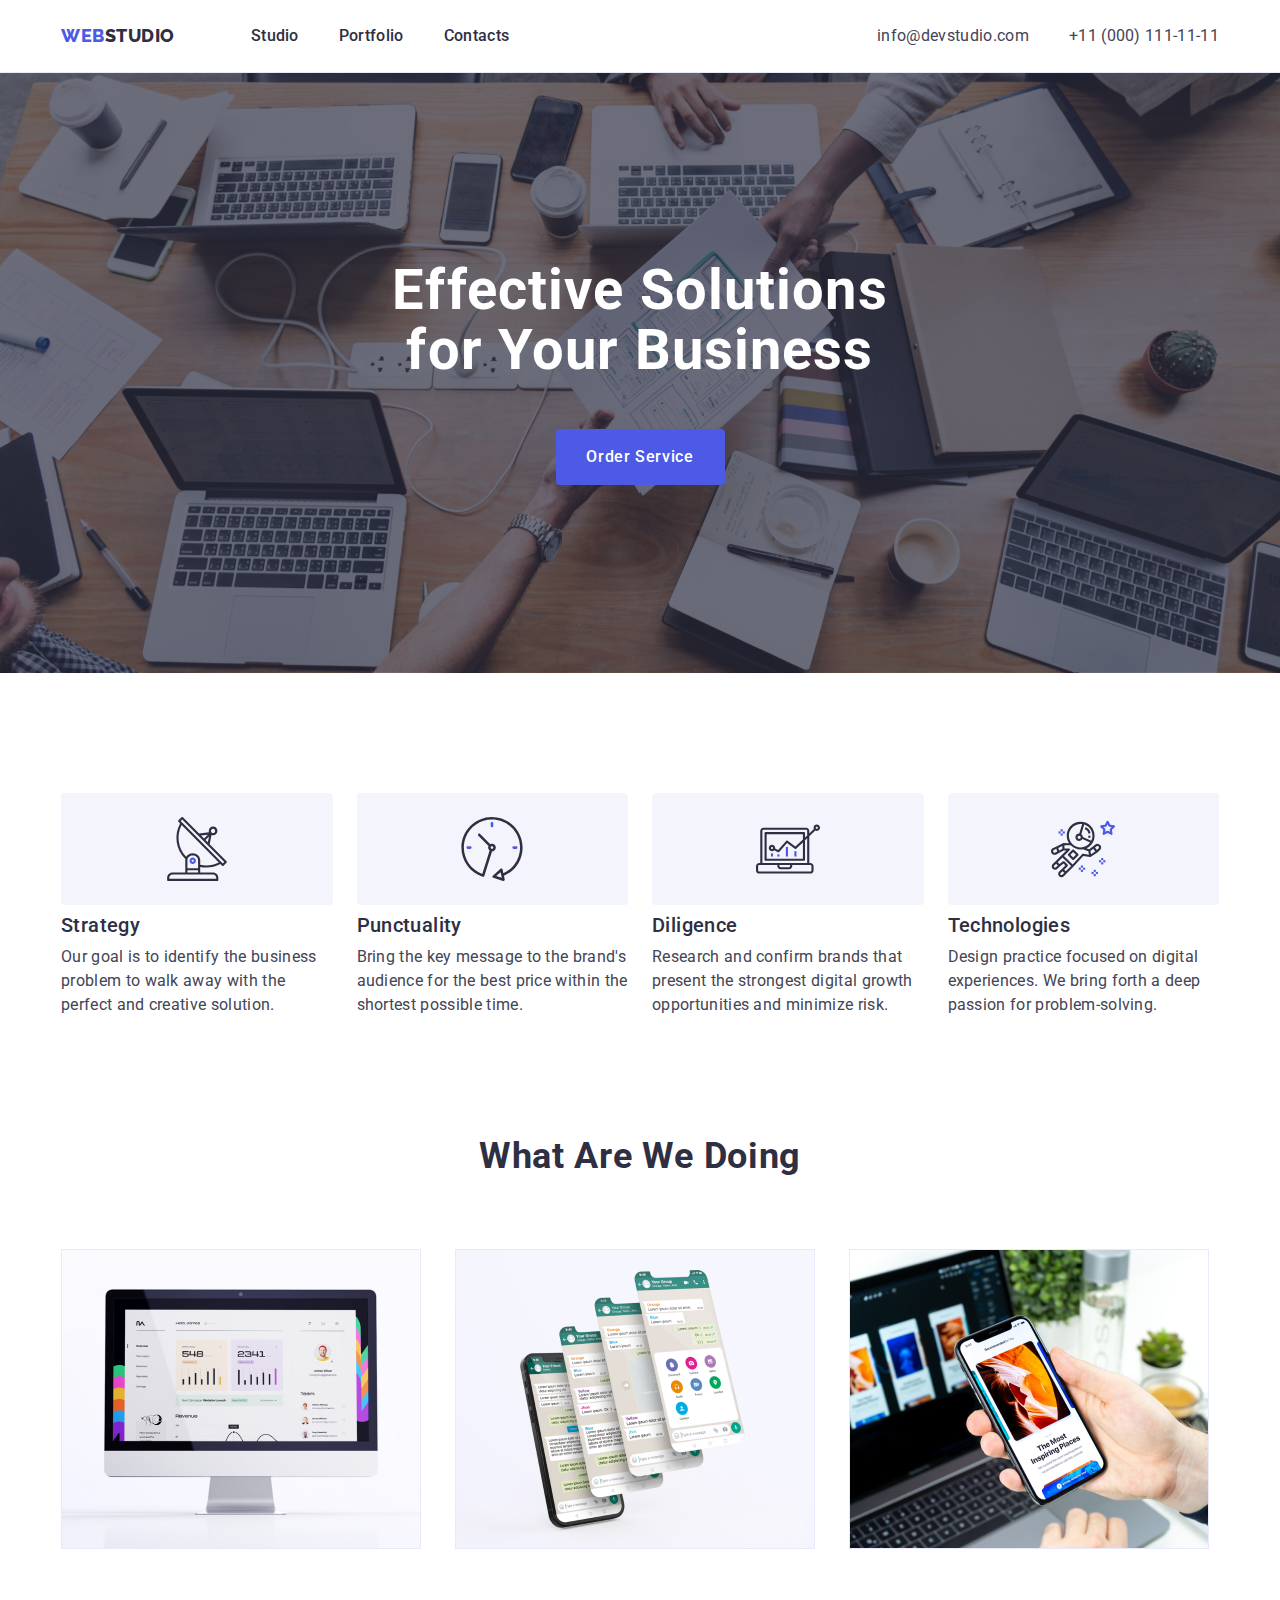
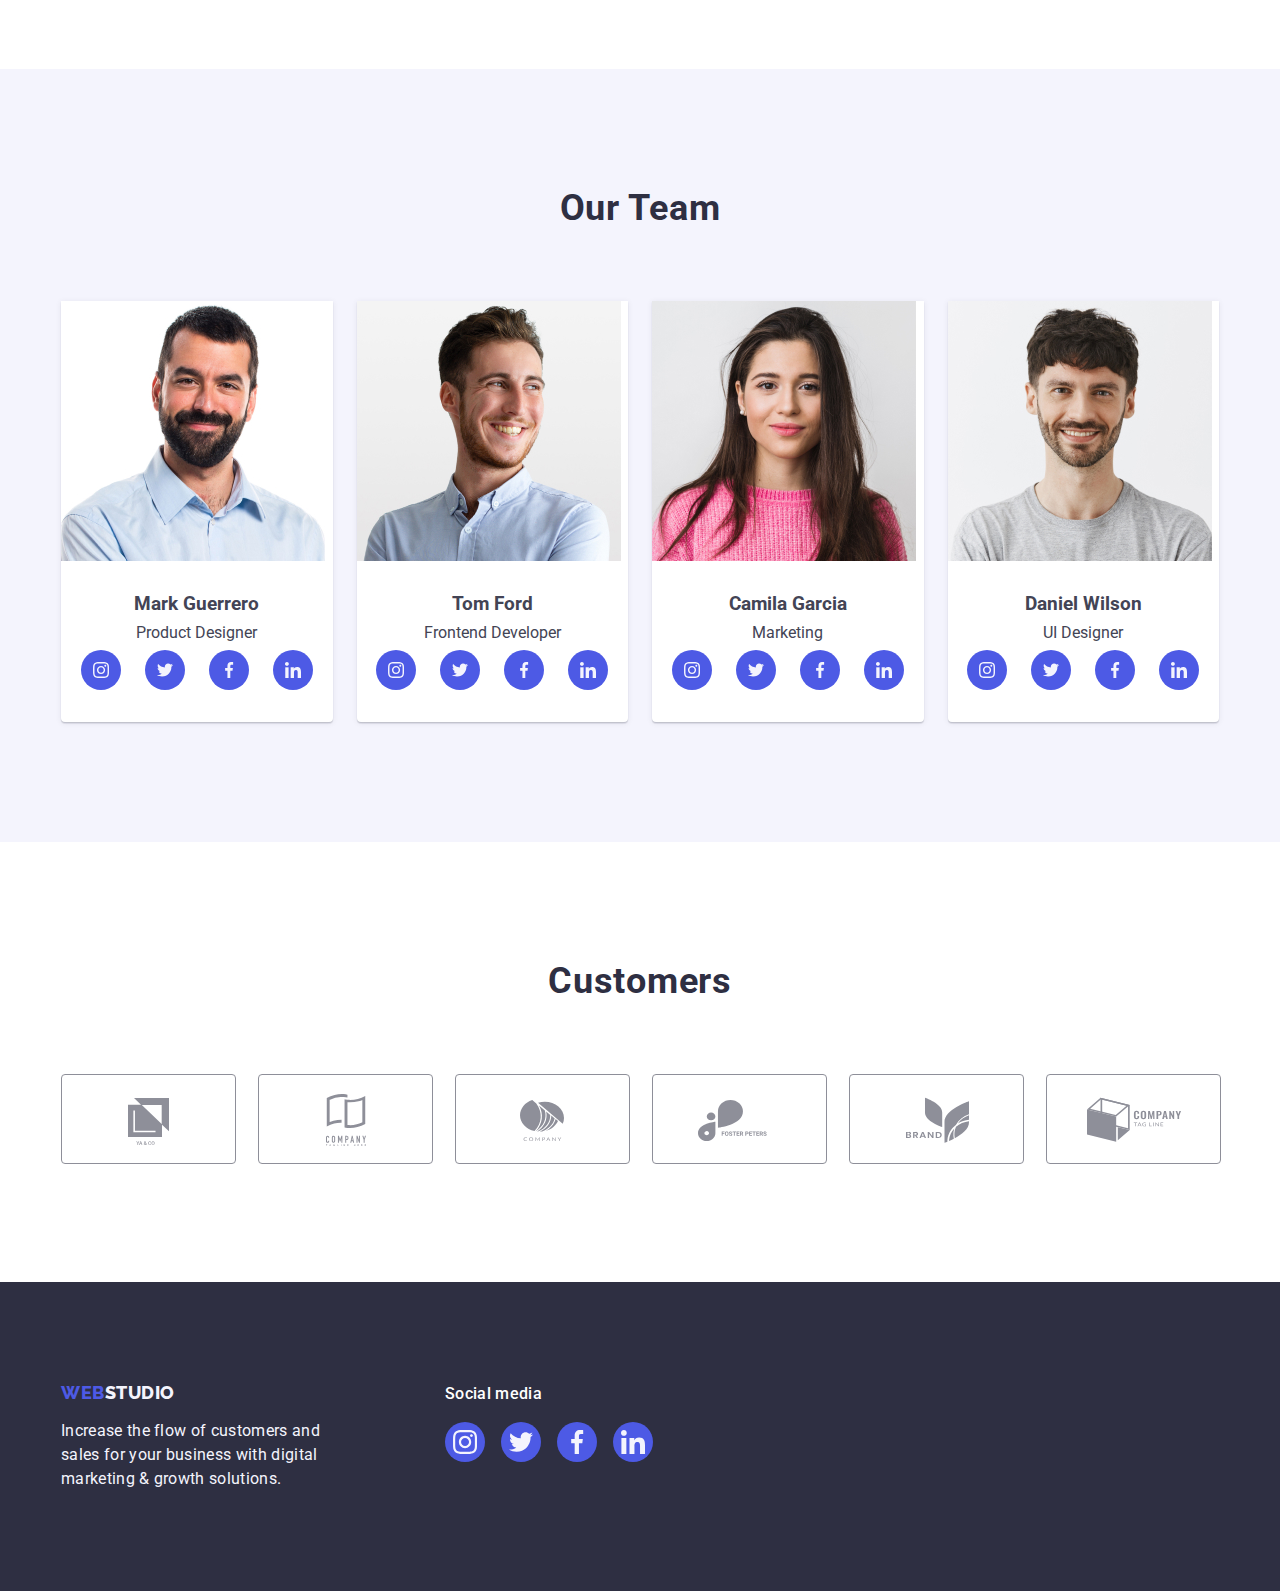
<file: index.html>
<!DOCTYPE html>
<html lang="en">
  <head>
    <meta charset="UTF-8" />
    <meta name="viewport" content="width=device-width, initial-scale=1.0" />
    <title>Index</title>

    <!-- Style Normalization -->
    <link
      rel="stylesheet"
      href="https://cdnjs.cloudflare.com/ajax/libs/modern-normalize/2.0.0/modern-normalize.css"
      integrity="sha512-gA2Bvu0/hw4oj0Lp8ZHjK+o3S4BE5m8d/wNVy6ktKLhHKPpWLQwv9ixzuWirWOakoJqlBdePq2NhoCaUOQ5npQ=="
      crossorigin="anonymous"
      referrerpolicy="no-referrer"
    />

    <!-- <link
      rel="stylesheet"
      href="https://cdnjs.cloudflare.com/ajax/libs/modern-normalize/1.0.0/modern-normalize.min.css"
    /> -->

    <!-- Google Fonts -->
    <link rel="preconnect" href="https://fonts.googleapis.com" />
    <link rel="preconnect" href="https://fonts.gstatic.com" crossorigin />
    <link
      href="https://fonts.googleapis.com/css2?family=Raleway:wght@100;200;300;400;500;600;700;800;900&family=Roboto:wght@100;300;400;500;700;800;900&display=swap"
      rel="stylesheet"
    />

    <!-- Local CSS -->
    <link rel="stylesheet" href="./css/styles.css" />
  </head>
  <body>
    <!-- Header -->
    <header class="header">
      <div class="top-header container">
        <nav class="nav">
          <a class="logo link" href="./index.html"
            >Web<span class="header-logo">Studio</span></a
          >
          <ul class="list menu">
            <li class="list-item">
              <a class="item link" href="./index.html">Studio</a>
            </li>
            <li class="list-item">
              <a class="item link" href="./portfolio.html">Portfolio</a>
            </li>
            <li class="list-item"><a class="item link" href="">Contacts</a></li>
          </ul>
        </nav>
        <address class="contacts">
          <ul class="list address">
            <li class="contact-item">
              <a class="contact link" href="mailto:info@devstudio.com"
                >info@devstudio.com</a
              >
            </li>
            <li class="contact-item">
              <a class="contact link" href="tel:+110001111111"
                >+11 (000) 111-11-11</a
              >
            </li>
          </ul>
        </address>
      </div>
    </header>

    <!-- Main -->
    <main>
      <!-- Hero Section -->
      <section class="hero-section">
        <div class="container hero-container">
          <h1 class="main-header">Effective Solutions for Your Business</h1>
          <button class="button" type="button">Order Service</button>
        </div>
      </section>

      <!-- Second Section -->
      <section class="second-section">
        <div class="container">
          <h2 class="visually-hidden">Info</h2>
          <ul class="list info">
            <li class="info-card">
              <div class="icon-container">
                <svg xmlns="http://www.w3.org/2000/svg" width="64" height="64">
                  <use href="./images/icons.svg#antenna"></use>
                </svg>
              </div>
              <h3 class="list-header">Strategy</h3>
              <p class="list-text">
                Our goal is to identify the business problem to walk away with
                the perfect and creative solution.
              </p>
            </li>

            <li class="info-card">
              <div class="icon-container">
                <svg xmlns="http://www.w3.org/2000/svg" width="64" height="64">
                  <use href="./images/icons.svg#clock"></use>
                </svg>
              </div>
              <h3 class="list-header">Punctuality</h3>
              <p class="list-text">
                Bring the key message to the brand's audience for the best price
                within the shortest possible time.
              </p>
            </li>

            <li class="info-card">
              <div class="icon-container">
                <svg xmlns="http://www.w3.org/2000/svg" width="64" height="64">
                  <use href="./images/icons.svg#diagram"></use>
                </svg>
              </div>
              <h3 class="list-header">Diligence</h3>
              <p class="list-text">
                Research and confirm brands that present the strongest digital
                growth opportunities and minimize risk.
              </p>
            </li>

            <li class="info-card">
              <div class="icon-container">
                <svg xmlns="http://www.w3.org/2000/svg" width="64" height="64">
                  <use href="./images/icons.svg#astronaut"></use>
                </svg>
              </div>
              <h3 class="list-header">Technologies</h3>
              <p class="list-text">
                Design practice focused on digital experiences. We bring forth a
                deep passion for problem-solving.
              </p>
            </li>
          </ul>
        </div>
      </section>

      <!-- Third Section -->
      <section class="third-section">
        <div class="container">
          <h2 class="header-title">What are we doing</h2>
          <ul class="list service">
            <li class="service-info">
              <img src="./images/img1.jpg" width="360" alt="computer-monitor" />
            </li>
            <li class="service-info">
              <img
                src="./images/img2.jpg"
                width="360"
                alt="phone-applications"
              />
            </li>
            <li class="service-info">
              <img src="./images/img3.jpg" width="360" alt="smartphone" />
            </li>
          </ul>
        </div>
      </section>

      <!-- Fourth Section -->
      <section class="fourth-section">
        <div class="container">
          <h2 class="header-title">Our Team</h2>

          <!-- Team Member 1 -->
          <ul class="list team">
            <li class="team-member">
              <img
                src="./images/man-with-laptop.jpg"
                width="264"
                alt="man-with-laptop"
              />
              <div class="member-info">
                <h3 class="list-header">Mark Guerrero</h3>
                <p class="list-text">Product Designer</p>
                <!-- HW4 Socmed SVG Icons -->
                <ul class="list socmed-info">
                  <!-- Instagram -->
                  <li class="socmed-items">
                    <a href="" class="socmed-link">
                      <svg
                        class="socmed-icon"
                        xmlns="http://www.w3.org/2000/svg"
                        width="16"
                        height="16"
                      >
                        <use href="./images/icons.svg#instagram"></use>
                      </svg>
                    </a>
                  </li>

                  <!-- Twitter -->
                  <li class="socmed-items">
                    <a href="" class="socmed-link">
                      <svg
                        class="socmed-icon"
                        xmlns="http://www.w3.org/2000/svg"
                        width="16"
                        height="16"
                      >
                        <use href="./images/icons.svg#twitter"></use>
                      </svg>
                    </a>
                  </li>

                  <!-- Facebook -->
                  <li class="socmed-items">
                    <a href="" class="socmed-link">
                      <svg
                        class="socmed-icon"
                        xmlns="http://www.w3.org/2000/svg"
                        width="16"
                        height="16"
                      >
                        <use href="./images/icons.svg#facebook"></use>
                      </svg>
                    </a>
                  </li>

                  <!-- LinkedIn -->
                  <li class="socmed-items">
                    <a href="" class="socmed-link">
                      <svg
                        class="socmed-icon"
                        xmlns="http://www.w3.org/2000/svg"
                        width="16"
                        height="16"
                      >
                        <use href="./images/icons.svg#linkedin"></use>
                      </svg>
                    </a>
                  </li>
                </ul>
              </div>
            </li>

            <!-- Team Member 2 -->
            <li class="team-member">
              <img
                src="./images/smiling-man.jpg"
                width="264"
                alt="smiling-man"
              />
              <div class="member-info">
                <h3 class="list-header">Tom Ford</h3>
                <p class="list-text">Frontend Developer</p>
                <!-- HW4 Socmed SVG Icons -->
                <ul class="list socmed-info">
                  <!-- Instagram -->
                  <li class="socmed-items">
                    <a href="" class="socmed-link">
                      <svg
                        class="socmed-icon"
                        xmlns="http://www.w3.org/2000/svg"
                        width="16"
                        height="16"
                      >
                        <use href="./images/icons.svg#instagram"></use>
                      </svg>
                    </a>
                  </li>

                  <!-- Twitter -->
                  <li class="socmed-items">
                    <a href="" class="socmed-link">
                      <svg
                        class="socmed-icon"
                        xmlns="http://www.w3.org/2000/svg"
                        width="16"
                        height="16"
                      >
                        <use href="./images/icons.svg#twitter"></use>
                      </svg>
                    </a>
                  </li>

                  <!-- Facebook -->
                  <li class="socmed-items">
                    <a href="" class="socmed-link">
                      <svg
                        class="socmed-icon"
                        xmlns="http://www.w3.org/2000/svg"
                        width="16"
                        height="16"
                      >
                        <use href="./images/icons.svg#facebook"></use>
                      </svg>
                    </a>
                  </li>

                  <!-- LinkedIn -->
                  <li class="socmed-items">
                    <a href="" class="socmed-link">
                      <svg
                        class="socmed-icon"
                        xmlns="http://www.w3.org/2000/svg"
                        width="16"
                        height="16"
                      >
                        <use href="./images/icons.svg#linkedin"></use>
                      </svg>
                    </a>
                  </li>
                </ul>
              </div>
            </li>

            <!-- Team Member 3 -->
            <li class="team-member">
              <img
                src="./images/girl-pink-shirt.jpg"
                width="264"
                alt="girl-pink-shirt"
              />
              <div class="member-info">
                <h3 class="list-header">Camila Garcia</h3>
                <p class="list-text">Marketing</p>
                <!-- HW4 Socmed SVG Icons -->
                <ul class="list socmed-info">
                  <!-- Instagram -->
                  <li class="socmed-items">
                    <a href="" class="socmed-link">
                      <svg
                        class="socmed-icon"
                        xmlns="http://www.w3.org/2000/svg"
                        width="16"
                        height="16"
                      >
                        <use href="./images/icons.svg#instagram"></use>
                      </svg>
                    </a>
                  </li>

                  <!-- Twitter -->
                  <li class="socmed-items">
                    <a href="" class="socmed-link">
                      <svg
                        class="socmed-icon"
                        xmlns="http://www.w3.org/2000/svg"
                        width="16"
                        height="16"
                      >
                        <use href="./images/icons.svg#twitter"></use>
                      </svg>
                    </a>
                  </li>

                  <!-- Facebook -->
                  <li class="socmed-items">
                    <a href="" class="socmed-link">
                      <svg
                        class="socmed-icon"
                        xmlns="http://www.w3.org/2000/svg"
                        width="16"
                        height="16"
                      >
                        <use href="./images/icons.svg#facebook"></use>
                      </svg>
                    </a>
                  </li>

                  <!-- LinkedIn -->
                  <li class="socmed-items">
                    <a href="" class="socmed-link">
                      <svg
                        class="socmed-icon"
                        xmlns="http://www.w3.org/2000/svg"
                        width="16"
                        height="16"
                      >
                        <use href="./images/icons.svg#linkedin"></use>
                      </svg>
                    </a>
                  </li>
                </ul>
              </div>
            </li>

            <!-- Team Member 4 -->
            <li class="team-member">
              <img
                src="./images/man-gray-shirt.jpg"
                width="264"
                alt="man-gray-shirt"
              />
              <div class="member-info">
                <h3 class="list-header">Daniel Wilson</h3>
                <p class="list-text">UI Designer</p>
                <!-- HW4 Socmed SVG Icons -->
                <ul class="list socmed-info">
                  <!-- Instagram -->
                  <li class="socmed-items">
                    <a href="" class="socmed-link">
                      <svg
                        class="socmed-icon"
                        xmlns="http://www.w3.org/2000/svg"
                        width="16"
                        height="16"
                      >
                        <use href="./images/icons.svg#instagram"></use>
                      </svg>
                    </a>
                  </li>

                  <!-- Twitter -->
                  <li class="socmed-items">
                    <a href="" class="socmed-link">
                      <svg
                        class="socmed-icon"
                        xmlns="http://www.w3.org/2000/svg"
                        width="16"
                        height="16"
                      >
                        <use href="./images/icons.svg#twitter"></use>
                      </svg>
                    </a>
                  </li>

                  <!-- Facebook -->
                  <li class="socmed-items">
                    <a href="" class="socmed-link">
                      <svg
                        class="socmed-icon"
                        xmlns="http://www.w3.org/2000/svg"
                        width="16"
                        height="16"
                      >
                        <use href="./images/icons.svg#facebook"></use>
                      </svg>
                    </a>
                  </li>

                  <!-- LinkedIn -->
                  <li class="socmed-items">
                    <a href="" class="socmed-link">
                      <svg
                        class="socmed-icon"
                        xmlns="http://www.w3.org/2000/svg"
                        width="16"
                        height="16"
                      >
                        <use href="./images/icons.svg#linkedin"></use>
                      </svg>
                    </a>
                  </li>
                </ul>
              </div>
            </li>
          </ul>
        </div>
      </section>

      <!-- Fifth Section -->
      <section class="fifth-section">
        <div class="container">
          <h2 class="header-title">Customers</h2>
          <ul class="list customer">
            <!-- Cleint 1 -->
            <li class="customer-list">
              <a href="" class="customer-link">
                <svg
                  xmlns="http://www.w3.org/2000/svg"
                  width="104"
                  height="56"
                  class="customer-icon"
                >
                  <use href="./images/icons.svg#client-1"></use>
                </svg>
              </a>
            </li>

            <!-- Client 2 -->
            <li class="customer-list">
              <a href="" class="customer-link">
                <svg
                  xmlns="http://www.w3.org/2000/svg"
                  width="104"
                  height="56"
                  class="customer-icon"
                >
                  <use href="./images/icons.svg#client-2"></use>
                </svg>
              </a>
            </li>

            <!-- Client 3 -->
            <li class="customer-list">
              <a href="" class="customer-link">
                <svg
                  xmlns="http://www.w3.org/2000/svg"
                  width="104"
                  height="56"
                  class="customer-icon"
                >
                  <use href="./images/icons.svg#client-3"></use>
                </svg>
              </a>
            </li>

            <!-- Client 4 -->
            <li class="customer-list">
              <a href="" class="customer-link">
                <svg
                  xmlns="http://www.w3.org/2000/svg"
                  width="104"
                  height="56"
                  class="customer-icon"
                >
                  <use href="./images/icons.svg#client-4"></use>
                </svg>
              </a>
            </li>

            <!-- Client 5 -->
            <li class="customer-list">
              <a href="" class="customer-link">
                <svg
                  xmlns="http://www.w3.org/2000/svg"
                  width="104"
                  height="56"
                  class="customer-icon"
                >
                  <use href="./images/icons.svg#client-5"></use>
                </svg>
              </a>
            </li>

            <!-- Client 6 -->
            <li class="customer-list">
              <a href="" class="customer-link">
                <svg
                  xmlns="http://www.w3.org/2000/svg"
                  width="104"
                  height="56"
                  class="customer-icon"
                >
                  <use href="./images/icons.svg#client-6"></use>
                </svg>
              </a>
            </li>
          </ul>
        </div>
      </section>
    </main>

    <!-- Footer -->
    <footer class="footer">
      <div class="container">
        <!-- Logo & Text -->
        <div class="wrapper">
          <a class="logo link" href="./index.html"
            >Web<span class="footer-logo">Studio</span></a
          >
          <p class="footer-text">
            Increase the flow of customers and sales for your business with
            digital marketing & growth solutions.
          </p>
        </div>

        <!-- Social Media -->
        <div class="wrapper">
          <p class="footer-socmed-header">Social media</p>
          <ul class="list footer-socmed">
            <!-- Instagram Icon -->
            <li class="footer-socmed-icon">
              <a href="" class="footer-socmed-link">
                <svg
                  class="footer-socmed-svg"
                  xmlns="http://www.w3.org/2000/svg"
                  width="24"
                  height="24"
                >
                  <use href="./images/icons.svg#instagram-footer"></use>
                </svg>
              </a>
            </li>

            <!-- Twitter Icon -->
            <li class="footer-socmed-icon">
              <a href="" class="footer-socmed-link">
                <svg
                  class="footer-socmed-svg"
                  xmlns="http://www.w3.org/2000/svg"
                  width="24"
                  height="24"
                >
                  <use href="./images/icons.svg#twitter-footer"></use>
                </svg>
              </a>
            </li>

            <!-- Facebook Icon -->
            <li class="footer-socmed-icon">
              <a href="" class="footer-socmed-link">
                <svg
                  class="footer-socmed-svg"
                  xmlns="http://www.w3.org/2000/svg"
                  width="24"
                  height="24"
                >
                  <use href="./images/icons.svg#facebook-footer"></use>
                </svg>
              </a>
            </li>

            <!-- LinkedIn Icon -->
            <li class="footer-socmed-icon">
              <a href="" class="footer-socmed-link">
                <svg
                  class="footer-socmed-svg"
                  xmlns="http://www.w3.org/2000/svg"
                  width="24"
                  height="24"
                >
                  <use href="./images/icons.svg#linkedin-footer"></use>
                </svg>
              </a>
            </li>
          </ul>
        </div>
      </div>
    </footer>
  </body>
</html>
</file>
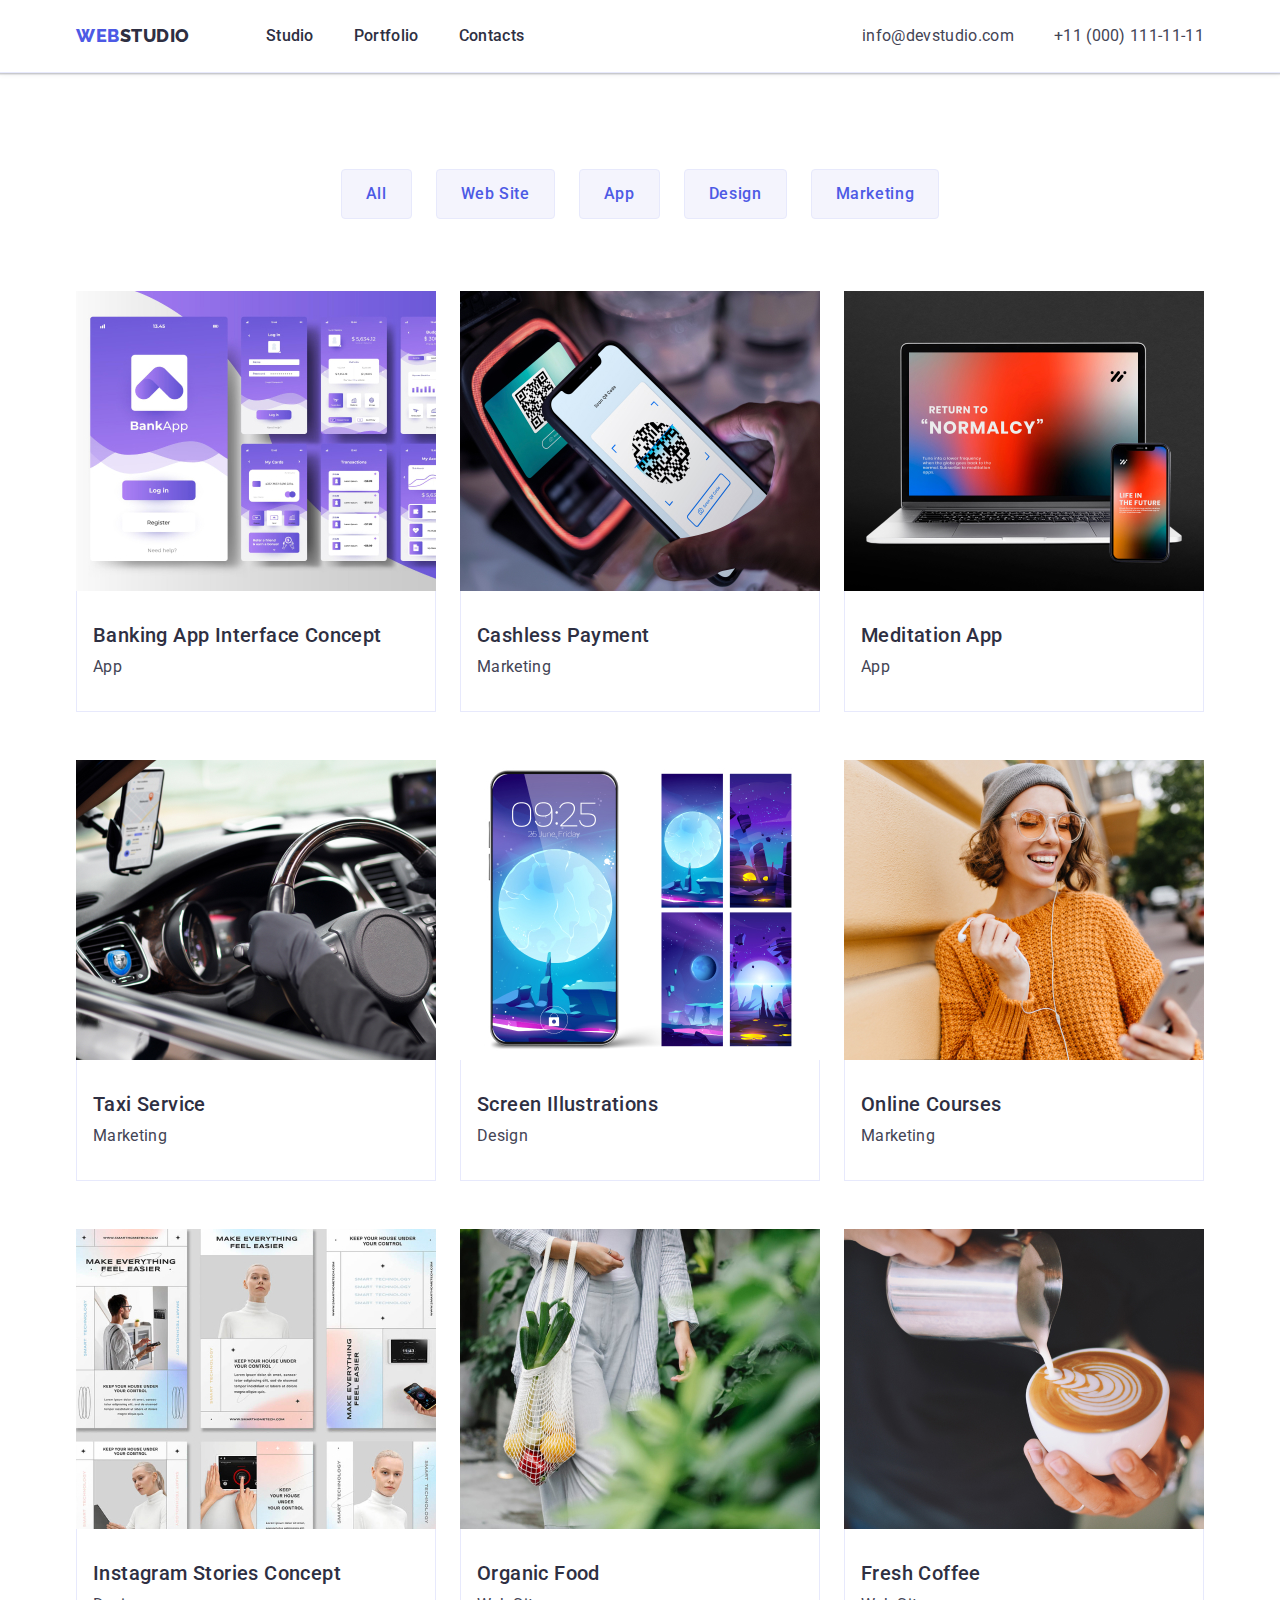
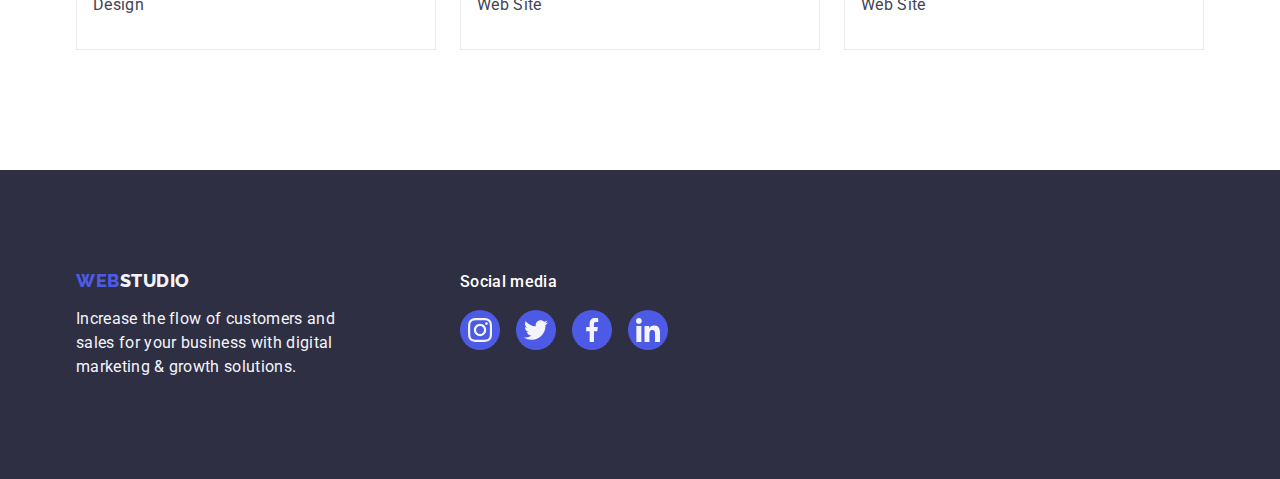
<file: portfolio.html>
<!DOCTYPE html>
<html lang="en">
  <head>
    <meta charset="UTF-8" />
    <meta name="viewport" content="width=device-width, initial-scale=1.0" />
    <title>Portfolio</title>

    <!-- Style Normalization -->
    <link
      rel="stylesheet"
      href="https://cdnjs.cloudflare.com/ajax/libs/modern-normalize/1.0.0/modern-normalize.min.css"
    />

    <!-- Google Fonts -->
    <link rel="preconnect" href="https://fonts.googleapis.com" />
    <link rel="preconnect" href="https://fonts.gstatic.com" crossorigin />
    <link
      href="https://fonts.googleapis.com/css2?family=Raleway:wght@100;200;300;400;500;600;700;800;900&family=Roboto:wght@100;300;400;500;700;800;900&display=swap"
      rel="stylesheet"
    />

    <!-- Local CSS -->
    <link rel="stylesheet" href="./css/styles.css" />
  </head>
  <body>
    <!-- Header -->
    <header class="header">
      <div class="top-header container">
        <nav class="nav">
          <a class="logo link" href="./index.html"
            >Web<span class="header-logo">Studio</span></a
          >
          <ul class="list menu">
            <li class="list-item">
              <a class="item link" href="./index.html">Studio</a>
            </li>
            <li class="list-item">
              <a class="item link" href="./portfolio.html">Portfolio</a>
            </li>
            <li class="list-item"><a class="item link" href="">Contacts</a></li>
          </ul>
        </nav>

        <address class="contacts">
          <ul class="list address">
            <li class="contact-item">
              <a class="contact link" href="mailto:info@devstudio.com"
                >info@devstudio.com</a
              >
            </li>
            <li class="contact-item">
              <a class="contact link" href="tel:+110001111111"
                >+11 (000) 111-11-11</a
              >
            </li>
          </ul>
        </address>
      </div>
    </header>

    <!-- Main -->
    <main>
      <section class="services-section">
        <div class="container">
          <h1 class="visually-hidden">Services</h1>

          <ul class="btn list">
            <li><button type="button" class="btn-menu">All</button></li>
            <li><button type="button" class="btn-menu">Web Site</button></li>
            <li><button type="button" class="btn-menu">App</button></li>
            <li><button type="button" class="btn-menu">Design</button></li>
            <li><button type="button" class="btn-menu">Marketing</button></li>
          </ul>

          <!-- Services List -->
          <ul class="svc list">
            <li class="svc-item">
              <a class="svc link" href="">
                <img
                  src="./images/bank-app.jpg"
                  alt="banking app"
                  width="360"
                />
                <div class="svc-info">
                  <h2 class="list-header">Banking App Interface Concept</h2>
                  <p class="list-text">App</p>
                </div>
              </a>
            </li>

            <li class="svc-item">
              <a class="svc link" href="">
                <img
                  src="./images/cashless.jpg"
                  alt="cashless payment"
                  width="360"
                />
                <div class="svc-info">
                  <h2 class="list-header">Cashless Payment</h2>
                  <p class="list-text">Marketing</p>
                </div>
              </a>
            </li>

            <li class="svc-item">
              <a class="svc link" href="">
                <img
                  src="./images/meditation.jpg"
                  alt="meditation app"
                  width="360"
                />
                <div class="svc-info">
                  <h2 class="list-header">Meditation App</h2>
                  <p class="list-text">App</p>
                </div>
              </a>
            </li>

            <li class="svc-item">
              <a class="svc link" href="">
                <img
                  src="./images/taxi-service.jpg"
                  alt="taxi service"
                  width="360"
                />
                <div class="svc-info">
                  <h2 class="list-header">Taxi Service</h2>
                  <p class="list-text">Marketing</p>
                </div>
              </a>
            </li>

            <li class="svc-item">
              <a class="svc link" href="">
                <img
                  src="./images/screen-illus.jpg"
                  alt="screen illustrations"
                  width="360"
                />
                <div class="svc-info">
                  <h2 class="list-header">Screen Illustrations</h2>
                  <p class="list-text">Design</p>
                </div>
              </a>
            </li>

            <li class="svc-item">
              <a class="svc link" href="">
                <img
                  src="./images/online-course.jpg"
                  alt="online course"
                  width="360"
                />
                <div class="svc-info">
                  <h2 class="list-header">Online Courses</h2>
                  <p class="list-text">Marketing</p>
                </div>
              </a>
            </li>

            <li class="svc-item">
              <a class="svc link" href="">
                <img
                  src="./images/ig-stories.jpg"
                  alt="IG stories"
                  width="360"
                />
                <div class="svc-info">
                  <h2 class="list-header">Instagram Stories Concept</h2>
                  <p class="list-text">Design</p>
                </div>
              </a>
            </li>

            <li class="svc-item">
              <a class="svc link" href="">
                <img
                  src="./images/organic-food.jpg"
                  alt="organic food"
                  width="360"
                />
                <div class="svc-info">
                  <h2 class="list-header">Organic Food</h2>
                  <p class="list-text">Web Site</p>
                </div>
              </a>
            </li>

            <li class="svc-item">
              <a class="svc link" href="">
                <img
                  src="./images/fresh-coffee.jpg"
                  alt="fresh coffee"
                  width="360"
                />
                <div class="svc-info">
                  <h2 class="list-header">Fresh Coffee</h2>
                  <p class="list-text">Web Site</p>
                </div>
              </a>
            </li>
          </ul>
        </div>
      </section>
    </main>

    <!-- Footer -->
    <footer class="footer">
      <div class="container">
        <!-- Logo & Text -->
        <div class="wrapper">
          <a class="logo link" href="./index.html"
            >Web<span class="footer-logo">Studio</span></a
          >
          <p class="footer-text">
            Increase the flow of customers and sales for your business with
            digital marketing & growth solutions.
          </p>
        </div>

        <!-- Social Media -->
        <div>
          <p class="footer-socmed-header">Social media</p>
          <ul class="list footer-socmed">
            <!-- Instagram Icon -->
            <li class="footer-socmed-icon">
              <a href="" class="footer-socmed-link">
                <svg
                  class="footer-socmed-svg"
                  xmlns="http://www.w3.org/2000/svg"
                  width="24"
                  height="24"
                >
                  <use href="./images/icons.svg#instagram-footer"></use>
                </svg>
              </a>
            </li>

            <!-- Twitter Icon -->
            <li class="footer-socmed-icon">
              <a href="" class="footer-socmed-link">
                <svg
                  class="footer-socmed-svg"
                  xmlns="http://www.w3.org/2000/svg"
                  width="24"
                  height="24"
                >
                  <use href="./images/icons.svg#twitter-footer"></use>
                </svg>
              </a>
            </li>

            <!-- Facebook Icon -->
            <li class="footer-socmed-icon">
              <a href="" class="footer-socmed-link">
                <svg
                  class="footer-socmed-svg"
                  xmlns="http://www.w3.org/2000/svg"
                  width="24"
                  height="24"
                >
                  <use href="./images/icons.svg#facebook-footer"></use>
                </svg>
              </a>
            </li>

            <!-- LinkedIn Icon -->
            <li class="footer-socmed-icon">
              <a href="" class="footer-socmed-link">
                <svg
                  class="footer-socmed-svg"
                  xmlns="http://www.w3.org/2000/svg"
                  width="24"
                  height="24"
                >
                  <use href="./images/icons.svg#linkedin-footer"></use>
                </svg>
              </a>
            </li>
          </ul>
        </div>
      </div>
    </footer>
  </body>
</html>
</file>
<file: css/styles.css>
/* CSS Resets */

* {
  margin: 0;
  padding: 0;
}

/* CSS Variables */

:root {
  --slate: #434455;
  --iris: #4d5ae5;
  --white: #ffffff;
  --navy-blue: #2e2f42;
  --ocean: #404bbf;
  --cloud: #f4f4fd;
  --cornflower: #e7e9fc;
  --light-slate: #8e8f99;
  --green: #31d0aa;
}

/* INDEX PAGE */

body {
  font-family: 'Roboto', sans-serif;
  color: var(--slate);
  background-color: var(--white);
}

/* HEADER */

.logo {
  font-family: 'Raleway', sans-serif;
  font-weight: 800;
  font-size: 18px;
  line-height: 1.17;
  letter-spacing: 0.03em;
  text-transform: uppercase;
  color: var(--iris);
}

.header {
  border-bottom: 1px solid var(--cornflower);
  /* HW4 */
  box-shadow: 0px 2px 1px rgba(46, 47, 66, 0.08),
    0px 1px 1px rgba(46, 47, 66, 0.16), 0px 1px 6px rgba(46, 47, 66, 0.08);
}

.top-header {
  display: flex;
  /* Not from HW3 Instructions */
  justify-content: space-between;
}

.nav,
.contacts {
  display: flex;
  align-items: center;
}

.container {
  width: 1158px;
  margin: 0 auto;
  padding: 0 15px;
}

.logo {
  margin-right: 76px;
}

/* Navigation Items */

.link {
  text-decoration: none;
}

.header-logo {
  color: var(--navy-blue);
}

.list {
  list-style: none;
}

.nav > .list {
  display: flex;
  gap: 40px;
}

.list-item > .item {
  font-weight: 500;
  font-size: 16px;
  line-height: 1.5;
  letter-spacing: 0.02em;
  color: var(--navy-blue);
}

.list.menu {
  padding: 24px 0;
}

li > .link:hover,
li > .link:focus {
  color: var(--ocean);
}

/* Address */

.contacts {
  font-style: normal;
}

.contact-item > .contact {
  font-size: 16px;
  line-height: 1.5;
  letter-spacing: 0.02em;
  color: var(--slate);
}

.contacts > .list {
  display: flex;
  gap: 40px;
}

/* MAIN */

/* First Section */

.hero-section {
  background-color: var(--navy-blue);
  padding: 188px 0;
  /* HW4 */
  background-image: linear-gradient(
      rgba(46, 47, 66, 0.7),
      rgba(46, 47, 66, 0.7)
    ),
    url(../images/hero-img.jpg);
  background-repeat: no-repeat, no-repeat;
  background-position: center, center;
  background-size: cover;
  max-width: 1440px, 1440px;
}

.main-header {
  font-size: 56px;
  line-height: 1.07;
  text-align: center;
  letter-spacing: 0.02em;
  color: var(--white);
  max-width: 496px;
  margin: 0 auto 48px;
}

.button {
  background-color: var(--iris);
  font-family: inherit;
  font-weight: 500;
  font-size: 16px;
  line-height: 1.5;
  letter-spacing: 0.04em;
  color: var(--white);
  cursor: pointer;
  display: block;
  min-width: 169px;
  height: 56px;
  border: none;
  border-radius: 4px;
  margin: 0 auto;
}

.button:hover,
.button:focus {
  background-color: var(--ocean);
}

/* Second Section */

.visually-hidden {
  position: absolute;
  width: 1px;
  height: 1px;
  margin: -1px;
  border: 0;
  padding: 0;
  white-space: nowrap;
  clip-path: inset(100%);
  clip: rect(0 0 0 0);
  overflow: hidden;
}

.info .list-header,
.svc .list-header {
  font-weight: 500;
  font-size: 20px;
  line-height: 1.2;
  letter-spacing: 0.02em;
  color: var(--navy-blue);
  margin-bottom: 8px;
  text-align: left;
}

.info .list-text,
.svc .list-text {
  font-size: 16px;
  line-height: 1.5;
  letter-spacing: 0.02em;
  color: var(--slate);
  text-align: left;
}

.second-section {
  padding: 120px 0;
}

.info.list {
  display: flex;
  gap: 24px;
}

.info-card {
  flex-basis: calc((100% - 72px) / 4);
}

/* HW4 */

.icon-container {
  display: flex;
  align-items: center;
  justify-content: center;
  height: 112px;
  background-color: var(--cloud);
  border-radius: 4px;
  margin-bottom: 8px;
}

/* Third Section */

.header-title {
  font-size: 36px;
  line-height: 1.11;
  text-align: center;
  letter-spacing: 0.02em;
  text-transform: capitalize;
  color: var(--navy-blue);
  margin-bottom: 72px;
}

.third-section {
  padding-bottom: 120px;
}

.service.list {
  display: flex;
  gap: 24px;
}

.service-info {
  flex-basis: calc((100% - 48px) / 3);
}

/* Fourth Section */

.fourth-section {
  background-color: var(--cloud);
  padding: 120px 0;
}

.team.list {
  display: flex;
  gap: 24px;
}

/* Reused third section header from main */

.team-member {
  background-color: var(--white);
  flex-basis: calc((100% - 72px) / 4);
  border-radius: 0 0 4px 4px;
  /* HW4 */
  box-shadow: 0px 1px 6px rgba(46, 47, 66, 0.08),
    0px 1px 1px rgba(46, 47, 66, 0.16), 0px 2px 1px rgba(46, 47, 66, 0.08);
}

.member-info {
  padding: 32px 0;
}

.list-header {
  text-align: center;
  margin-bottom: 8px;
}

.list-text {
  text-align: center;
}

/* Reused item header from main  */

/* HW4 */
.socmed-info {
  display: flex;
  justify-content: center;
  gap: 24px;
  /* Not part of H4 instructions */
  margin-top: 8px;
}

.socmed-items {
  width: 40px;
  height: 40px;
}

.socmed-link {
  width: 100%;
  height: 100%;
  background-color: var(--iris);
  border-radius: 50%;
  display: flex;
  align-items: center;
  justify-content: center;
}

.socmed-link:hover,
.socmed-link:focus {
  background-color: var(--ocean);
}

.socmed-icon {
  fill: var(--cloud);
}

/* HW4 */
/* Fifth Section */

.fifth-section {
  padding: 120px 0;
}

.customer {
  display: flex;
  gap: 24px;
}

.customer-list {
  width: calc((100% - 120px) / 6);
  height: 88px;
}

.customer-link {
  width: 100%;
  height: 100%;
  border: 1px solid var(--light-slate);
  border-radius: 4px;
  display: flex;
  align-items: center;
  justify-content: center;
  color: var(--light-slate);
}

.customer-link:hover,
.customer-link:focus {
  border-color: var(--ocean);
  color: var(--ocean);
}

.customer-icon {
  fill: currentColor;
}

/* FOOTER */

.footer {
  background-color: var(--navy-blue);
  padding: 100px 0;
}

.footer-logo {
  color: var(--cloud);
}

.footer-text {
  line-height: 1.5;
  color: var(--cloud);
  letter-spacing: 0.02em;
  max-width: 264px;
}

.footer .link {
  display: inline-block;
  margin-bottom: 16px;
}

/* HW4 */

.footer > .container {
  display: flex;
  align-items: baseline;
}

.wrapper {
  margin-right: 120px;
}

.footer-socmed-header {
  font-weight: 500;
  font-size: 16px;
  line-height: 1.5;
  letter-spacing: 0.02em;
  color: var(--white);
  margin-bottom: 16px;
}

.footer-socmed {
  display: flex;
  gap: 16px;
}

.footer-socmed-icon {
  width: 40px;
  height: 40px;
}

.footer-socmed-link {
  width: 100%;
  height: 100%;
  background-color: var(--iris);
  border-radius: 50%;
  display: flex;
  align-items: center;
  justify-content: center;
}

.footer-socmed-link:hover,
.footer-socmed-link:focus {
  background-color: var(--green);
}

.footer-socmed-svg {
  fill: var(--cloud);
}

/* FORTFOLIO PAGE */

/* Main */

/* Buttons */

.services-section {
  padding: 96px 0 120px 0;
}

.btn-menu {
  font-family: inherit;
  font-weight: 500;
  font-size: 16px;
  line-height: 1.5;
  letter-spacing: 0.04em;
  color: var(--iris);
  background-color: var(--cloud);
  cursor: pointer;
  padding: 12px 24px;
  border: 1px solid var(--cornflower);
  border-radius: 4px;
}

.btn.list {
  display: flex;
  justify-content: center;
  gap: 24px;
  margin-bottom: 72px;
}

.btn-menu:hover,
.btn-menu:focus {
  color: var(--white);
  background-color: var(--ocean);
  border: 1px solid transparent;
  /* HW4 */
  box-shadow: 0px 3px 1px rgba(0, 0, 0, 0.1), 0px 2px 1px rgba(0, 0, 0, 0.08),
    0px 2px 2px rgba(0, 0, 0, 0.12);
}

/* Reused item header from main  */

/* Converting all images to block element */

img {
  display: block;
}

/* Services List */

.svc.list {
  display: flex;
  flex-wrap: wrap;
  column-gap: 24px;
  row-gap: 48px;
}

.svc-item {
  flex-basis: calc((100% - 48px) / 3);
}

.svc-info {
  padding: 32px 16px;
  border: 1px solid var(--cornflower);
  border-top: none;
}

/* HW4 */
.svc.link {
  display: block;
}

.svc.link:hover,
.svc.link:focus {
  box-shadow: 0px 1px 6px rgba(46, 47, 66, 0.08),
    0px 1px 1px rgba(46, 47, 66, 0.16), 0px 2px 1px rgba(46, 47, 66, 0.08);
}
</file>
